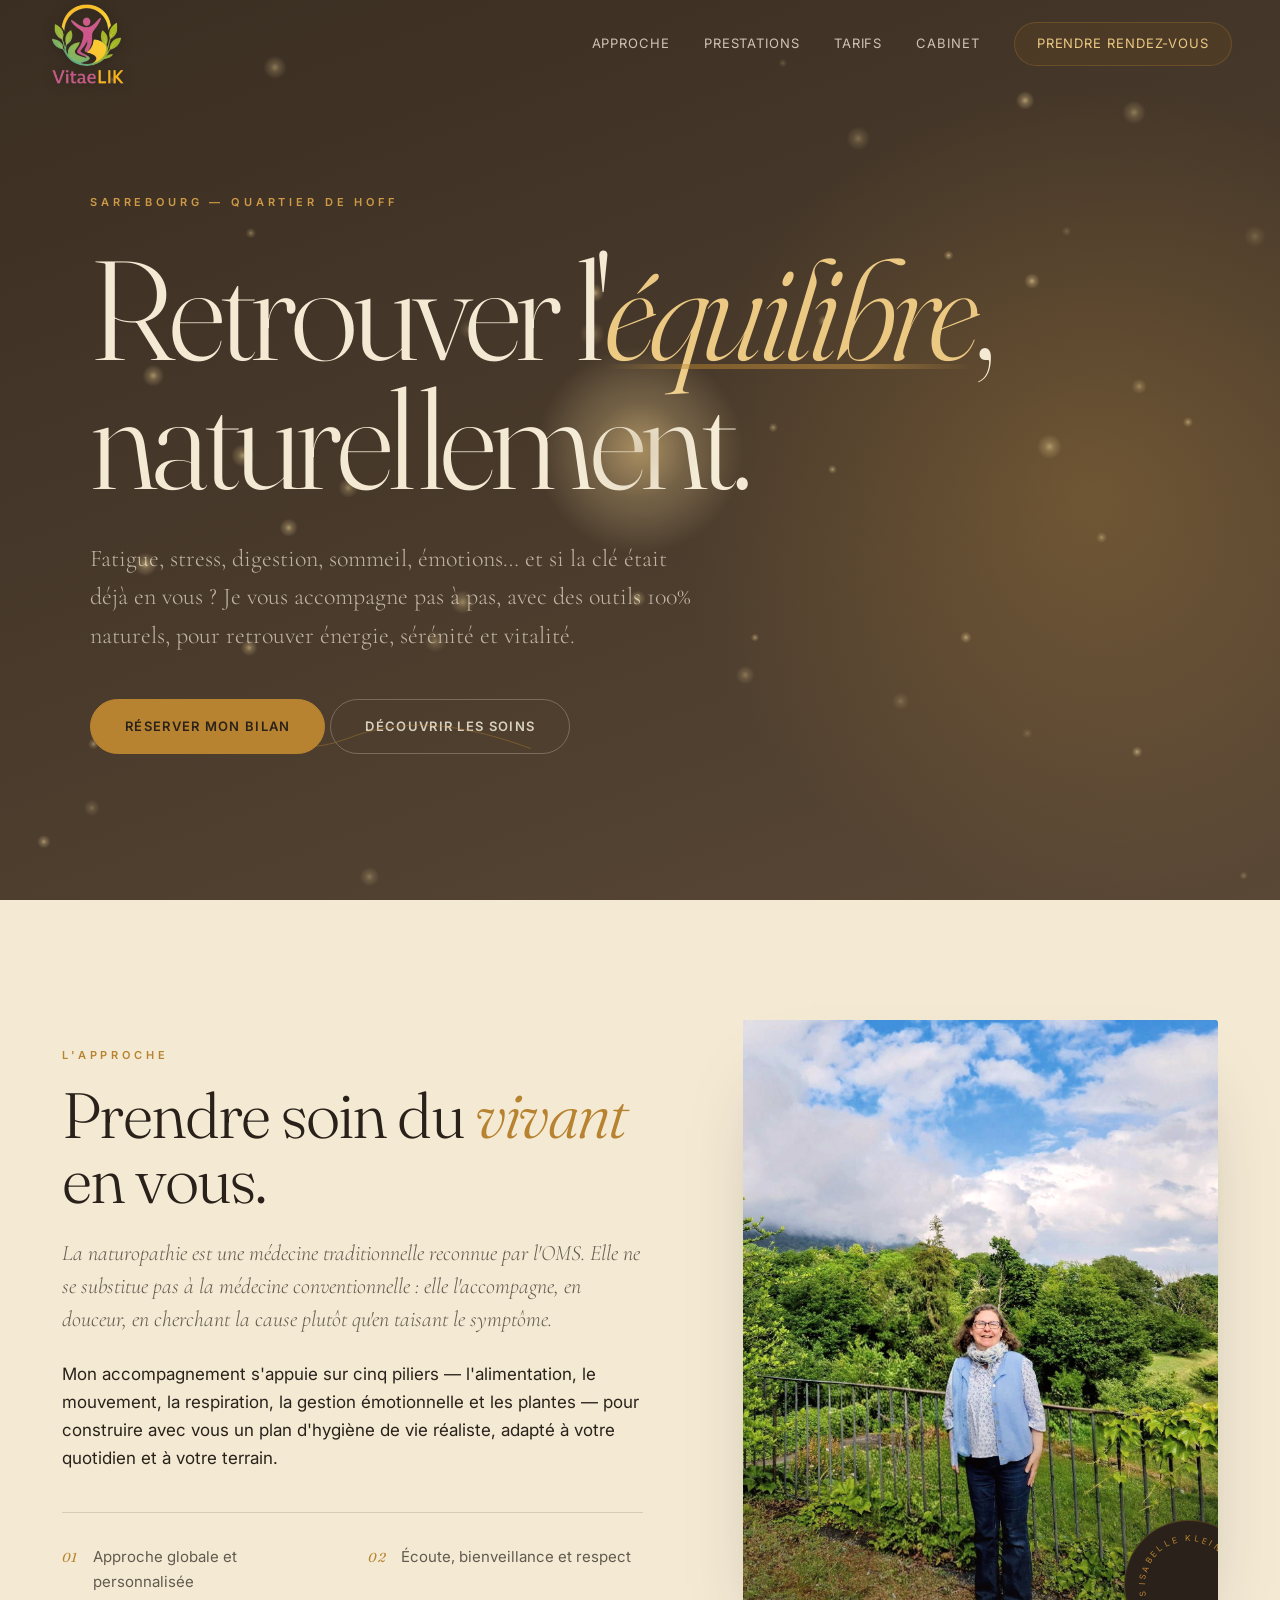
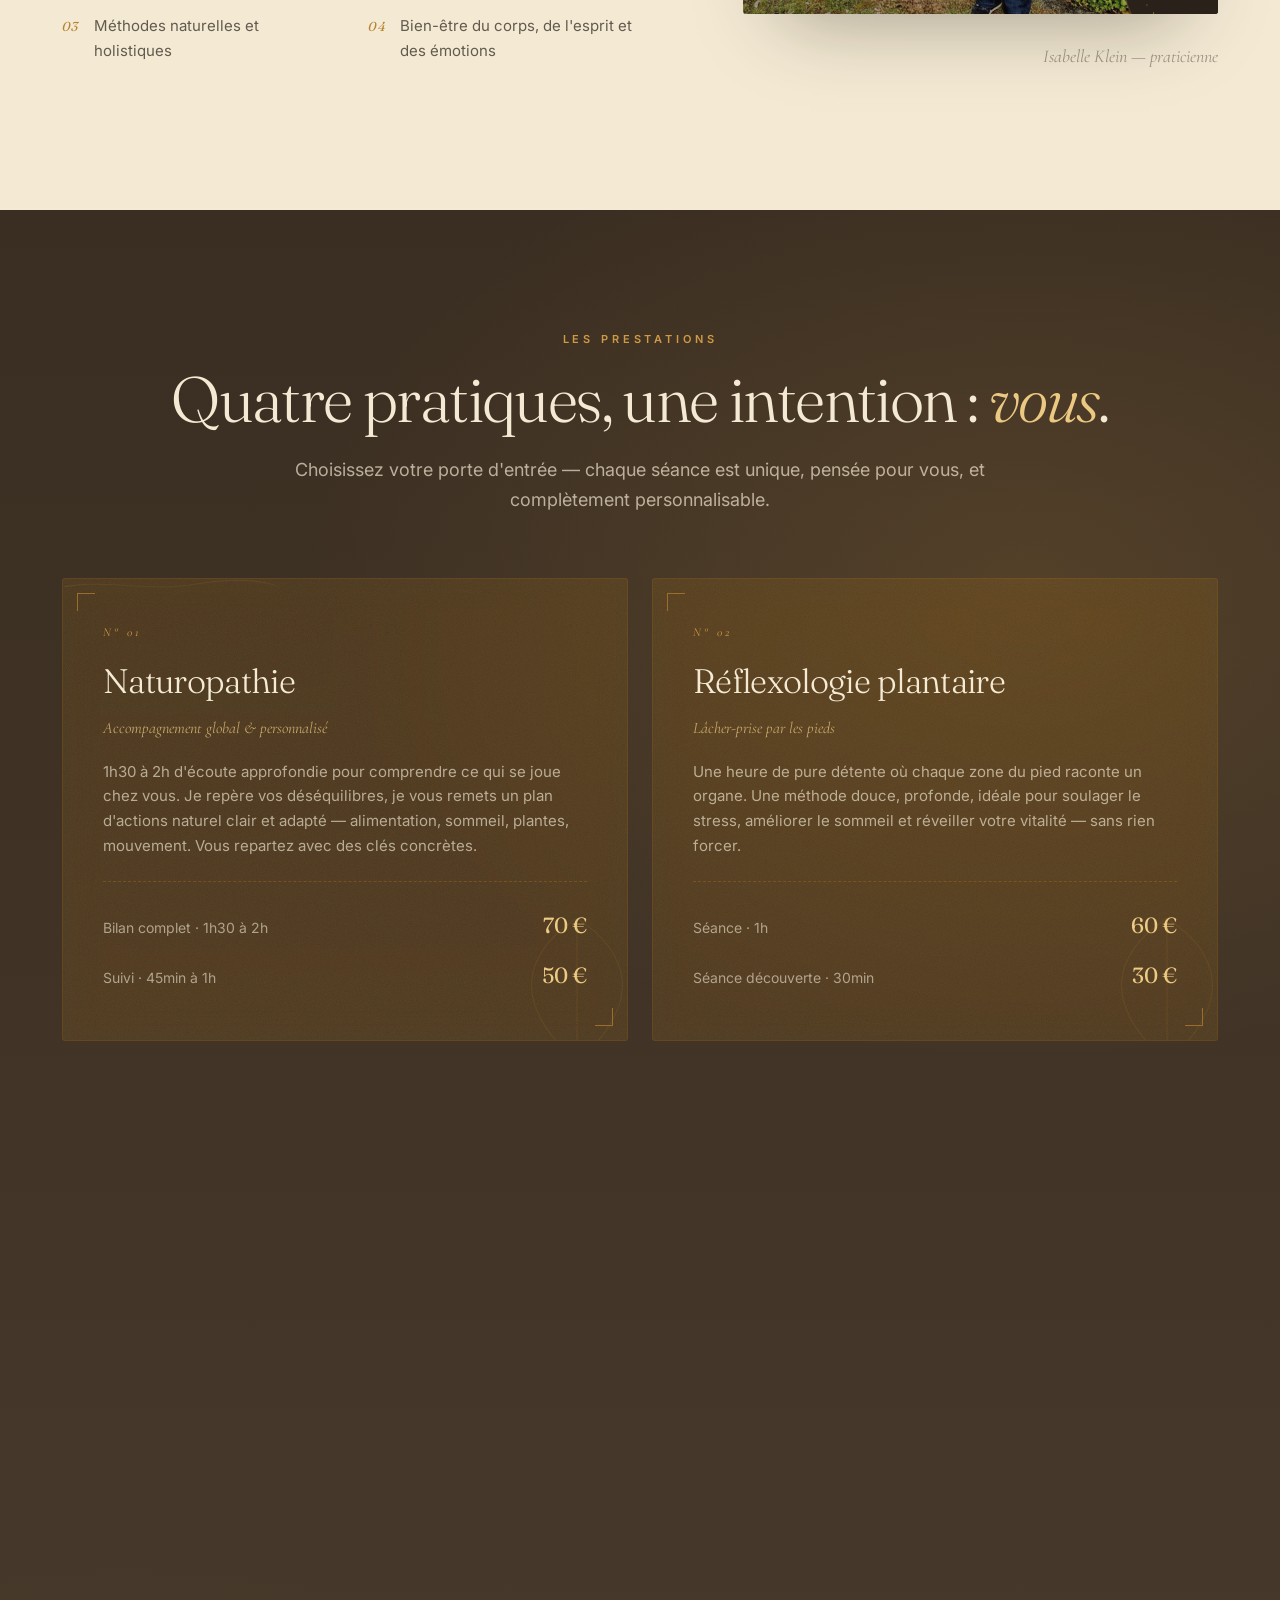
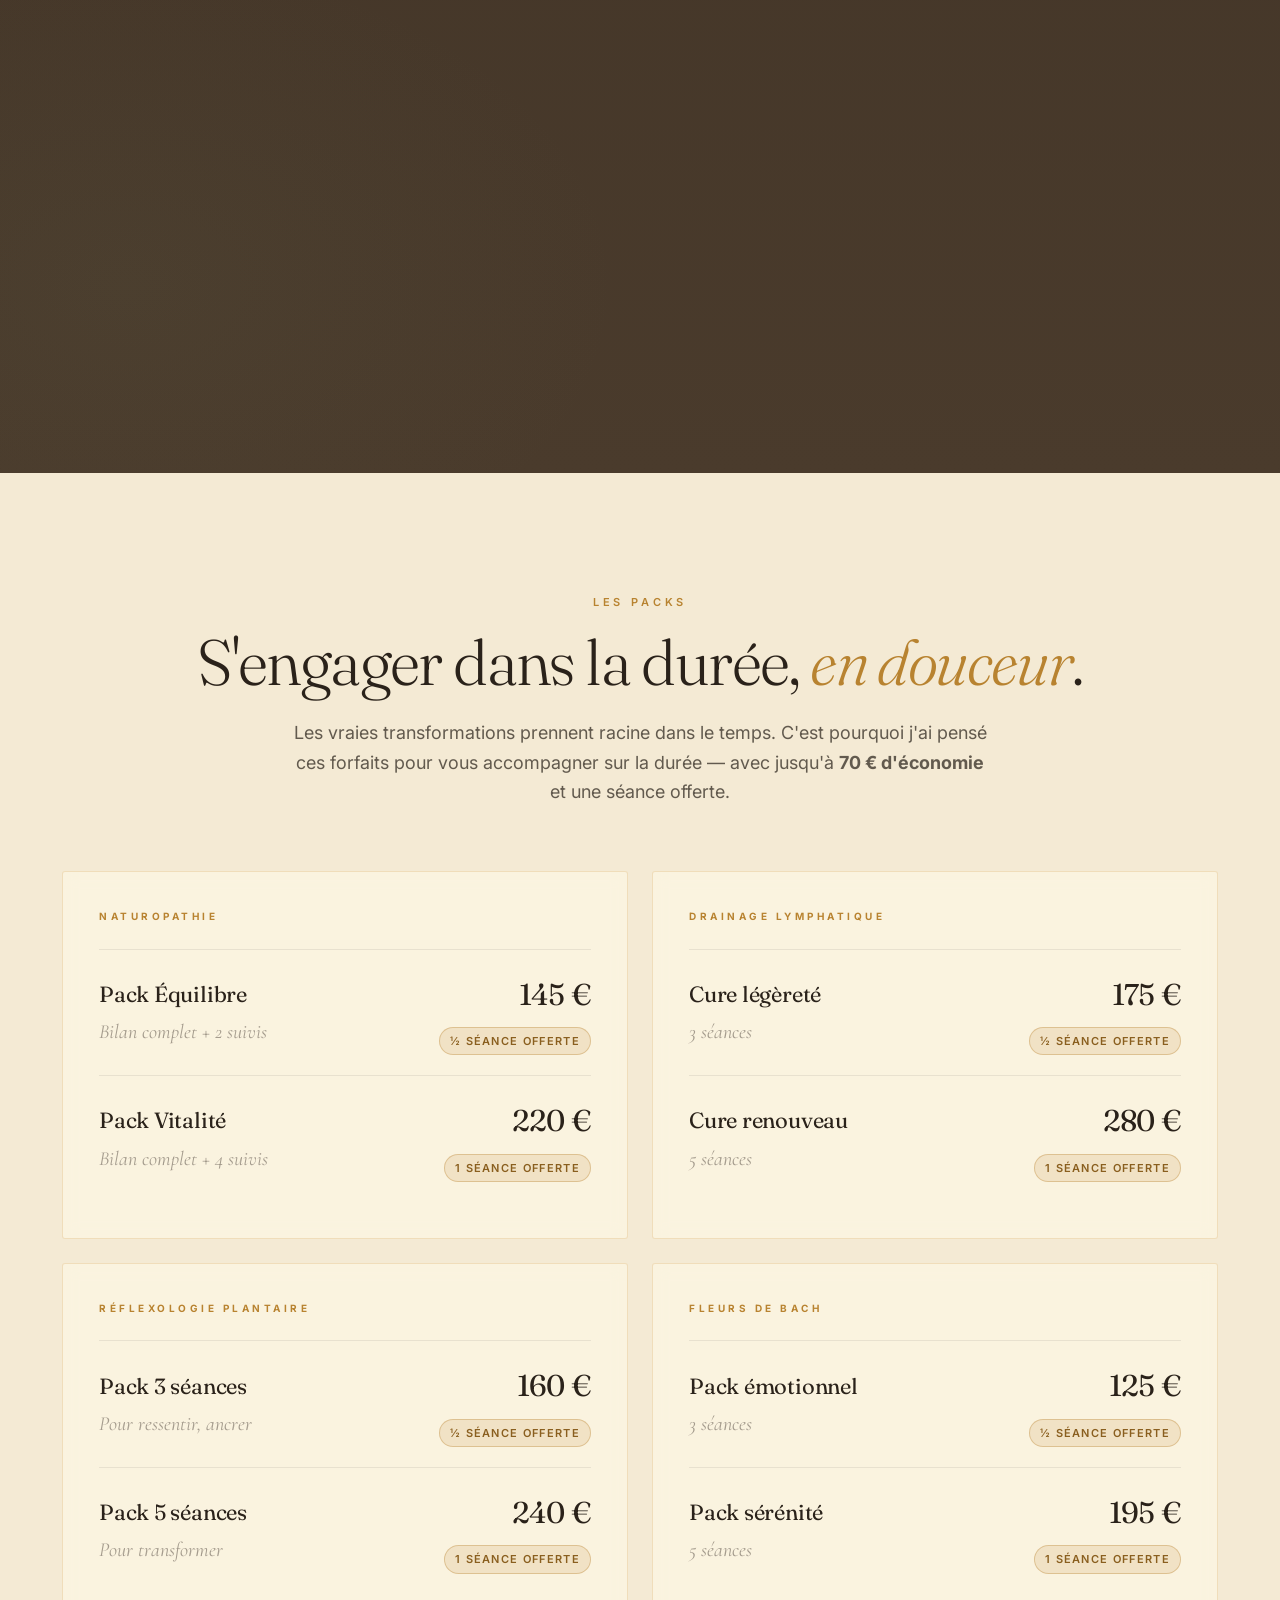
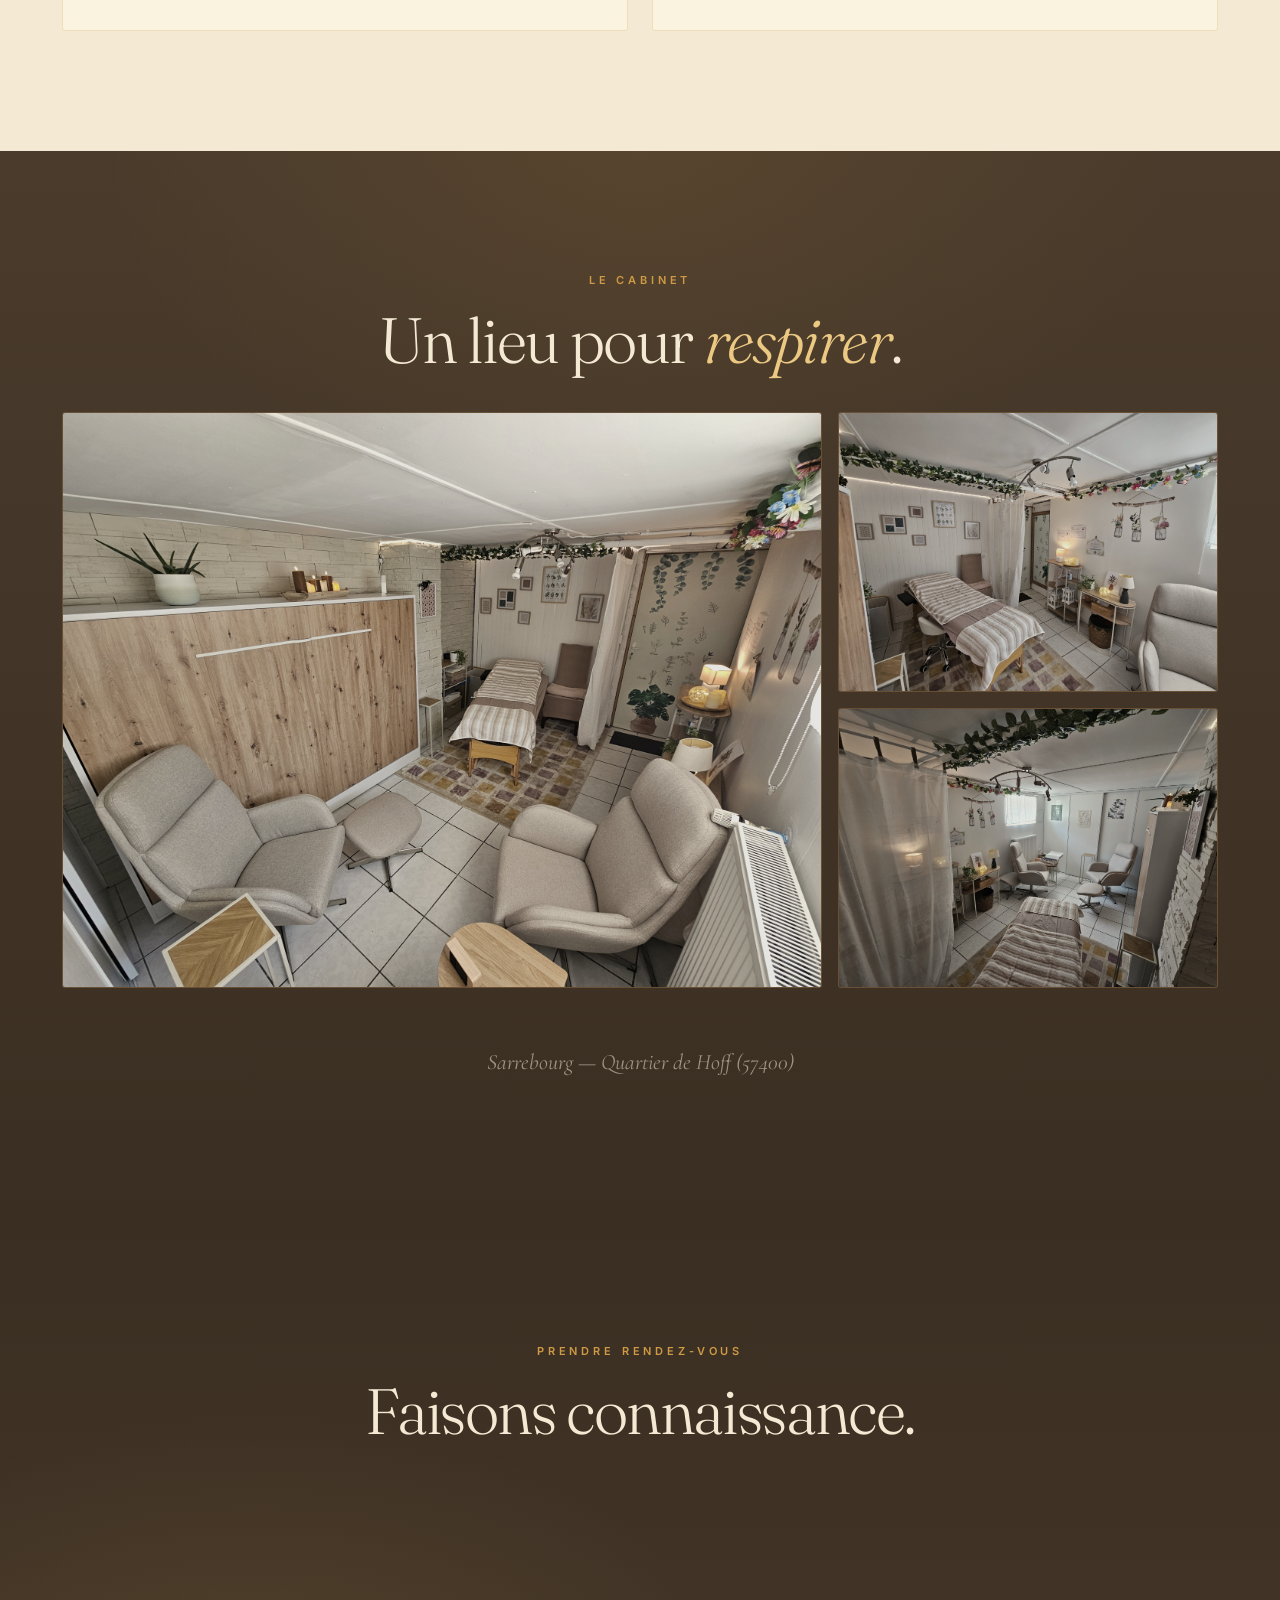
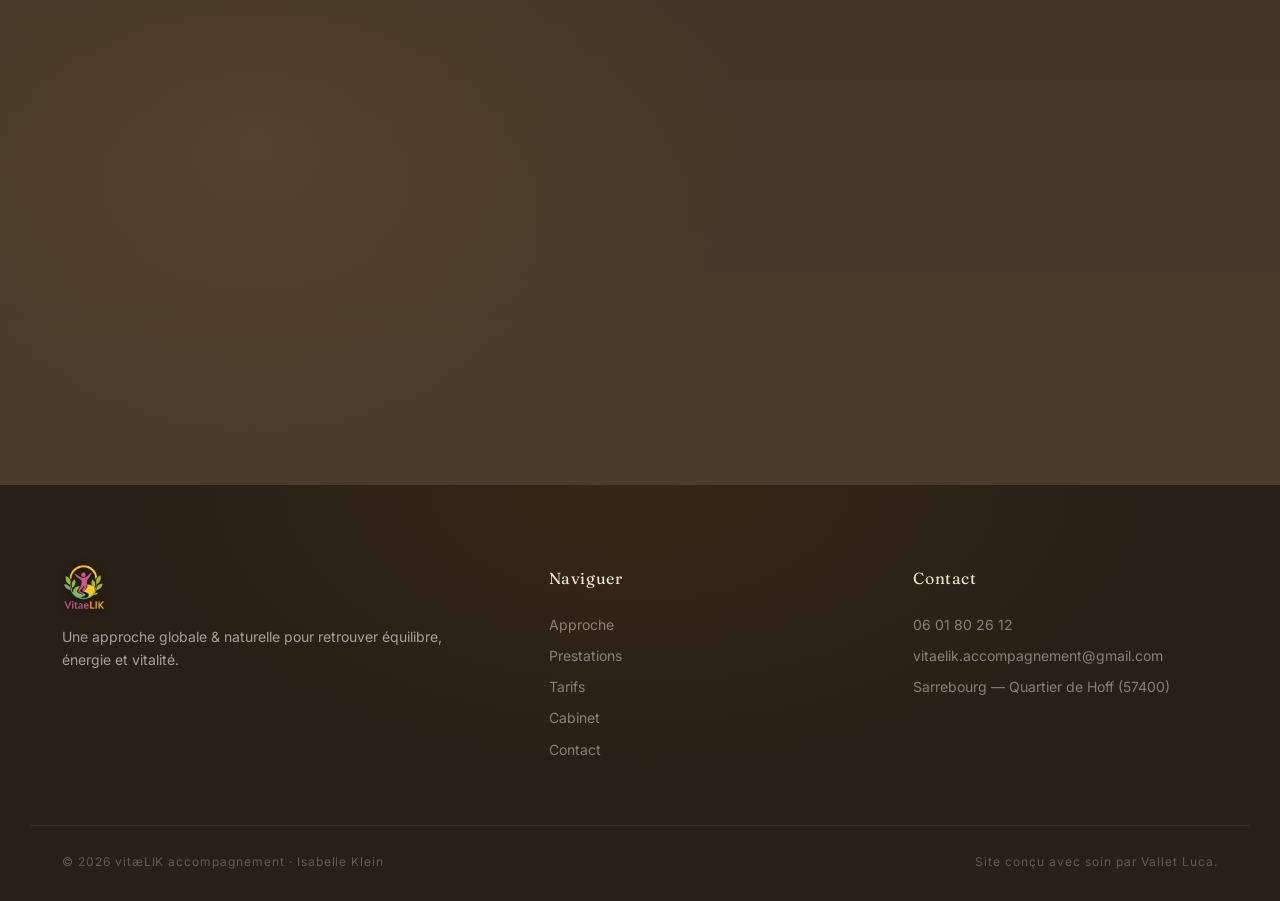
<file: index.html>
<!DOCTYPE html>
<html lang="fr">
<head>
  <meta charset="UTF-8" />
  <meta name="viewport" content="width=device-width, initial-scale=1.0" />
  <title>vitæLIK accompagnement — Isabelle Klein · Naturopathie & bien-être · Sarrebourg</title>
  <meta name="description" content="Naturopathie, réflexologie plantaire, drainage lymphatique et Fleurs de Bach à Sarrebourg. Un accompagnement global et naturel pour retrouver équilibre, énergie et vitalité." />
  <link rel="icon" type="image/png" href="img/logo-vitaelik.png" />
  <link rel="preconnect" href="https://fonts.googleapis.com" />
  <link rel="preconnect" href="https://fonts.gstatic.com" crossorigin />
  <link href="https://fonts.googleapis.com/css2?family=Fraunces:opsz,wght@9..144,300;9..144,400;9..144,500;9..144,600&family=Inter:wght@300;400;500;600&family=Cormorant+Garamond:ital,wght@0,300;0,400;1,300&display=swap" rel="stylesheet" />
  <link rel="stylesheet" href="styles.css" />
</head>
<body>

  <!-- Curseur lumineux qui suit la souris -->
  <div class="cursor-light cursor-light--glow" id="cursorLightGlow" aria-hidden="true"></div>
  <div class="cursor-light cursor-light--shadow" id="cursorLightShadow" aria-hidden="true"></div>

  <!-- Pollen flottant -->
  <canvas class="pollen-canvas" id="pollenCanvas" aria-hidden="true"></canvas>

  <!-- Grain / texture minérale -->
  <div class="grain" aria-hidden="true"></div>

  <!-- Feuilles flottantes en fond -->
  <div class="leaves-bg" aria-hidden="true">
    <svg class="leaf leaf-1" viewBox="0 0 100 100"><path d="M50 5 C 80 25, 95 55, 50 95 C 5 55, 20 25, 50 5 Z M50 5 L50 95" /></svg>
    <svg class="leaf leaf-2" viewBox="0 0 100 100"><path d="M50 5 C 80 25, 95 55, 50 95 C 5 55, 20 25, 50 5 Z M50 5 L50 95" /></svg>
    <svg class="leaf leaf-3" viewBox="0 0 100 100"><path d="M50 5 C 80 25, 95 55, 50 95 C 5 55, 20 25, 50 5 Z M50 5 L50 95" /></svg>
  </div>

  <!-- Header -->
  <header class="site-header">
    <a href="#accueil" class="brand">
      <img src="img/logo-vitaelik.png" alt="VitaeLIK accompagnement" class="brand-logo" />
    </a>
    <nav class="site-nav">
      <a href="#approche">Approche</a>
      <a href="#prestations">Prestations</a>
      <a href="#tarifs">Tarifs</a>
      <a href="#cabinet">Cabinet</a>
      <a href="#contact" class="nav-cta">Prendre rendez-vous</a>
    </nav>
    <button class="nav-burger" id="navBurger" aria-label="Menu">
      <span></span><span></span><span></span>
    </button>
  </header>

  <!-- HERO -->
  <section class="hero" id="accueil">
    <div class="hero-inner">
      <p class="eyebrow reveal">Sarrebourg — Quartier de Hoff</p>
      <h1 class="hero-title">
        <span class="reveal">Retrouver l'</span><em class="reveal delay-1">équilibre</em><span class="reveal delay-2">,</span><br/>
        <span class="reveal delay-3">naturellement.</span>
      </h1>
      <p class="hero-sub reveal delay-4">
        Fatigue, stress, digestion, sommeil, émotions… et si la clé était déjà en vous&nbsp;? Je vous accompagne pas à pas, avec des outils 100% naturels, pour retrouver énergie, sérénité et vitalité.
      </p>
      <div class="hero-cta reveal delay-5">
        <a href="#contact" class="btn btn-primary">Réserver mon bilan</a>
        <a href="#prestations" class="btn btn-ghost">Découvrir les soins</a>
      </div>

      <!-- Trait dessiné main -->
      <svg class="hand-line hand-line-hero" viewBox="0 0 600 80" aria-hidden="true">
        <path d="M5 50 C 100 10, 200 80, 300 40 S 500 20, 595 55" />
      </svg>
    </div>
  </section>

  <!-- APPROCHE -->
  <section class="section approche" id="approche">
    <div class="container two-col">
      <div class="col-text">
        <p class="eyebrow">L'approche</p>
        <h2 class="section-title">Prendre soin du <em>vivant</em> en vous.</h2>
        <p class="lede">
          La naturopathie est une médecine traditionnelle reconnue par l'OMS. Elle ne se substitue pas à la médecine conventionnelle&nbsp;: elle l'accompagne, en douceur, en cherchant la cause plutôt qu'en taisant le symptôme.
        </p>
        <p>
          Mon accompagnement s'appuie sur cinq piliers — l'alimentation, le mouvement, la respiration, la gestion émotionnelle et les plantes — pour construire avec vous un plan d'hygiène de vie réaliste, adapté à votre quotidien et à votre terrain.
        </p>

        <ul class="pillars">
          <li><span>01</span>Approche globale et personnalisée</li>
          <li><span>02</span>Écoute, bienveillance et respect</li>
          <li><span>03</span>Méthodes naturelles et holistiques</li>
          <li><span>04</span>Bien-être du corps, de l'esprit et des émotions</li>
        </ul>
      </div>

      <div class="col-portrait">
        <div class="portrait-frame">
          <img src="img/IsabelleKlein.jpg" alt="Isabelle Klein, naturopathe à Sarrebourg" />
          <div class="portrait-stamp">
            <svg viewBox="0 0 120 120">
              <defs>
                <path id="circlePath" d="M 60,60 m -48,0 a 48,48 0 1,1 96,0 a 48,48 0 1,1 -96,0" />
              </defs>
              <text font-size="9" letter-spacing="3" fill="currentColor">
                <textPath href="#circlePath">ISABELLE KLEIN · PRATICIENNE · vitæK · SARREBOURG · </textPath>
              </text>
            </svg>
          </div>
        </div>
        <p class="portrait-caption">Isabelle Klein — praticienne</p>
      </div>
    </div>
  </section>

  <!-- PRESTATIONS / CARTES REMEDES -->
  <section class="section prestations" id="prestations">
    <div class="container">
      <p class="eyebrow center">Les prestations</p>
      <h2 class="section-title center">Quatre pratiques, une intention&nbsp;: <em>vous</em>.</h2>
      <p class="section-lede center">Choisissez votre porte d'entrée — chaque séance est unique, pensée pour vous, et complètement personnalisable.</p>

      <svg class="hand-line center-line" viewBox="0 0 400 30" aria-hidden="true">
        <path d="M5 18 C 80 4, 160 28, 240 14 S 380 8, 395 20" />
      </svg>

      <div class="remedies">

        <article class="remedy" data-remedy="naturopathie">
          <div class="remedy-corner"></div>
          <div class="remedy-corner br"></div>
          <span class="remedy-no">N° 01</span>
          <h3>Naturopathie</h3>
          <p class="remedy-sub">Accompagnement global &amp; personnalisé</p>
          <p class="remedy-desc">1h30 à 2h d'écoute approfondie pour comprendre ce qui se joue chez vous. Je repère vos déséquilibres, je vous remets un plan d'actions naturel clair et adapté — alimentation, sommeil, plantes, mouvement. Vous repartez avec des clés concrètes.</p>
          <ul class="remedy-list">
            <li><span>Bilan complet · 1h30 à 2h</span><b>70&nbsp;€</b></li>
            <li><span>Suivi · 45min à 1h</span><b>50&nbsp;€</b></li>
          </ul>
          <svg class="remedy-leaf" viewBox="0 0 100 100" aria-hidden="true"><path d="M50 5 C 80 25, 95 55, 50 95 C 5 55, 20 25, 50 5 Z M50 5 L50 95"/></svg>
          <div class="float-leaves" aria-hidden="true">
            <svg viewBox="0 0 100 100"><path d="M50 5 C 80 25, 95 55, 50 95 C 5 55, 20 25, 50 5 Z M50 5 L50 95"/></svg>
            <svg viewBox="0 0 100 100"><path d="M50 5 C 80 25, 95 55, 50 95 C 5 55, 20 25, 50 5 Z M50 5 L50 95"/></svg>
            <svg viewBox="0 0 100 100"><path d="M50 5 C 80 25, 95 55, 50 95 C 5 55, 20 25, 50 5 Z M50 5 L50 95"/></svg>
            <svg viewBox="0 0 100 100"><path d="M50 5 C 80 25, 95 55, 50 95 C 5 55, 20 25, 50 5 Z M50 5 L50 95"/></svg>
            <svg viewBox="0 0 100 100"><path d="M50 5 C 80 25, 95 55, 50 95 C 5 55, 20 25, 50 5 Z M50 5 L50 95"/></svg>
          </div>
        </article>

        <article class="remedy" data-remedy="reflexologie">
          <div class="remedy-corner"></div>
          <div class="remedy-corner br"></div>
          <span class="remedy-no">N° 02</span>
          <h3>Réflexologie plantaire</h3>
          <p class="remedy-sub">Lâcher-prise par les pieds</p>
          <p class="remedy-desc">Une heure de pure détente où chaque zone du pied raconte un organe. Une méthode douce, profonde, idéale pour soulager le stress, améliorer le sommeil et réveiller votre vitalité — sans rien forcer.</p>
          <ul class="remedy-list">
            <li><span>Séance · 1h</span><b>60&nbsp;€</b></li>
            <li><span>Séance découverte · 30min</span><b>30&nbsp;€</b></li>
          </ul>
          <svg class="remedy-leaf" viewBox="0 0 100 100" aria-hidden="true"><path d="M50 5 C 80 25, 95 55, 50 95 C 5 55, 20 25, 50 5 Z M50 5 L50 95"/></svg>
          <div class="float-leaves" aria-hidden="true">
            <svg viewBox="0 0 100 100"><path d="M50 5 C 80 25, 95 55, 50 95 C 5 55, 20 25, 50 5 Z M50 5 L50 95"/></svg>
            <svg viewBox="0 0 100 100"><path d="M50 5 C 80 25, 95 55, 50 95 C 5 55, 20 25, 50 5 Z M50 5 L50 95"/></svg>
            <svg viewBox="0 0 100 100"><path d="M50 5 C 80 25, 95 55, 50 95 C 5 55, 20 25, 50 5 Z M50 5 L50 95"/></svg>
            <svg viewBox="0 0 100 100"><path d="M50 5 C 80 25, 95 55, 50 95 C 5 55, 20 25, 50 5 Z M50 5 L50 95"/></svg>
            <svg viewBox="0 0 100 100"><path d="M50 5 C 80 25, 95 55, 50 95 C 5 55, 20 25, 50 5 Z M50 5 L50 95"/></svg>
          </div>
        </article>

        <article class="remedy" data-remedy="drainage">
          <div class="remedy-corner"></div>
          <div class="remedy-corner br"></div>
          <span class="remedy-no">N° 03</span>
          <h3>Drainage lymphatique</h3>
          <p class="remedy-sub">Légèreté, élimination &amp; bien-être</p>
          <p class="remedy-desc">Technique douce et manuelle qui favorise la circulation lymphatique, réduit les gonflements et procure une sensation profonde de légèreté.</p>
          <ul class="remedy-list">
            <li><span>Séance · 1h</span><b>70&nbsp;€</b></li>
          </ul>
          <svg class="remedy-leaf" viewBox="0 0 100 100" aria-hidden="true"><path d="M50 5 C 80 25, 95 55, 50 95 C 5 55, 20 25, 50 5 Z M50 5 L50 95"/></svg>
          <div class="float-leaves" aria-hidden="true">
            <svg viewBox="0 0 100 100"><path d="M50 5 C 80 25, 95 55, 50 95 C 5 55, 20 25, 50 5 Z M50 5 L50 95"/></svg>
            <svg viewBox="0 0 100 100"><path d="M50 5 C 80 25, 95 55, 50 95 C 5 55, 20 25, 50 5 Z M50 5 L50 95"/></svg>
            <svg viewBox="0 0 100 100"><path d="M50 5 C 80 25, 95 55, 50 95 C 5 55, 20 25, 50 5 Z M50 5 L50 95"/></svg>
            <svg viewBox="0 0 100 100"><path d="M50 5 C 80 25, 95 55, 50 95 C 5 55, 20 25, 50 5 Z M50 5 L50 95"/></svg>
            <svg viewBox="0 0 100 100"><path d="M50 5 C 80 25, 95 55, 50 95 C 5 55, 20 25, 50 5 Z M50 5 L50 95"/></svg>
          </div>
        </article>

        <article class="remedy" data-remedy="bach">
          <div class="remedy-corner"></div>
          <div class="remedy-corner br"></div>
          <span class="remedy-no">N° 04</span>
          <h3>Fleurs de Bach</h3>
          <p class="remedy-sub">Vos émotions en harmonies</p>
          <p class="remedy-desc">38 fleurs, 38 états d'âme. Ensemble, on compose votre élixir floral sur-mesure pour traverser une épreuve, calmer une anxiété, retrouver confiance. Une méthode douce, naturelle, plus que centenaire — toujours aussi précieuse.</p>
          <ul class="remedy-list">
            <li><span>Consultation</span><b>60&nbsp;€</b></li>
            <li><span>Suivi</span><b>45&nbsp;€</b></li>
          </ul>
          <svg class="remedy-leaf" viewBox="0 0 100 100" aria-hidden="true"><path d="M50 5 C 80 25, 95 55, 50 95 C 5 55, 20 25, 50 5 Z M50 5 L50 95"/></svg>
          <div class="float-leaves" aria-hidden="true">
            <svg viewBox="0 0 100 100"><path d="M50 5 C 80 25, 95 55, 50 95 C 5 55, 20 25, 50 5 Z M50 5 L50 95"/></svg>
            <svg viewBox="0 0 100 100"><path d="M50 5 C 80 25, 95 55, 50 95 C 5 55, 20 25, 50 5 Z M50 5 L50 95"/></svg>
            <svg viewBox="0 0 100 100"><path d="M50 5 C 80 25, 95 55, 50 95 C 5 55, 20 25, 50 5 Z M50 5 L50 95"/></svg>
            <svg viewBox="0 0 100 100"><path d="M50 5 C 80 25, 95 55, 50 95 C 5 55, 20 25, 50 5 Z M50 5 L50 95"/></svg>
            <svg viewBox="0 0 100 100"><path d="M50 5 C 80 25, 95 55, 50 95 C 5 55, 20 25, 50 5 Z M50 5 L50 95"/></svg>
          </div>
        </article>

      </div>

      <div class="ateliers">
        <div class="ateliers-text">
          <p class="eyebrow">Ateliers &amp; entreprises</p>
          <h3>Le bien-être, ensemble.</h3>
          <p>Une autre façon d'aborder la santé naturelle&nbsp;: en groupe, en équipe, autour d'un thème à chaque fois différent. Sommeil, stress, alimentation, émotions… et des interventions sur-mesure pour les entreprises qui prennent soin de leurs équipes.</p>
        </div>
        <ul class="ateliers-list">
          <li><span>Atelier découverte · 1h</span><b>20&nbsp;€</b></li>
          <li><span>Atelier thématique · 2h</span><b>30 à 35&nbsp;€</b></li>
          <li><span>Intervention en entreprise</span><b>Sur devis</b></li>
        </ul>
      </div>
    </div>
  </section>

  <!-- TARIFS / PACKS -->
  <section class="section tarifs" id="tarifs">
    <div class="container">
      <p class="eyebrow center">Les packs</p>
      <h2 class="section-title center">S'engager dans la durée, <em>en douceur</em>.</h2>
      <p class="section-lede center">
        Les vraies transformations prennent racine dans le temps. C'est pourquoi j'ai pensé ces forfaits pour vous accompagner sur la durée — avec jusqu'à <b>70&nbsp;€ d'économie</b> et une séance offerte.
      </p>

      <div class="packs">
        <div class="pack">
          <p class="pack-cat">Naturopathie</p>
          <div class="pack-line">
            <div>
              <h4>Pack Équilibre</h4>
              <span>Bilan complet + 2 suivis</span>
            </div>
            <div class="pack-price"><b>145&nbsp;€</b><em>½ séance offerte</em></div>
          </div>
          <div class="pack-line">
            <div>
              <h4>Pack Vitalité</h4>
              <span>Bilan complet + 4 suivis</span>
            </div>
            <div class="pack-price"><b>220&nbsp;€</b><em>1 séance offerte</em></div>
          </div>
        </div>

        <div class="pack">
          <p class="pack-cat">Drainage lymphatique</p>
          <div class="pack-line">
            <div>
              <h4>Cure légèreté</h4>
              <span>3 séances</span>
            </div>
            <div class="pack-price"><b>175&nbsp;€</b><em>½ séance offerte</em></div>
          </div>
          <div class="pack-line">
            <div>
              <h4>Cure renouveau</h4>
              <span>5 séances</span>
            </div>
            <div class="pack-price"><b>280&nbsp;€</b><em>1 séance offerte</em></div>
          </div>
        </div>

        <div class="pack">
          <p class="pack-cat">Réflexologie plantaire</p>
          <div class="pack-line">
            <div>
              <h4>Pack 3 séances</h4>
              <span>Pour ressentir, ancrer</span>
            </div>
            <div class="pack-price"><b>160&nbsp;€</b><em>½ séance offerte</em></div>
          </div>
          <div class="pack-line">
            <div>
              <h4>Pack 5 séances</h4>
              <span>Pour transformer</span>
            </div>
            <div class="pack-price"><b>240&nbsp;€</b><em>1 séance offerte</em></div>
          </div>
        </div>

        <div class="pack">
          <p class="pack-cat">Fleurs de Bach</p>
          <div class="pack-line">
            <div>
              <h4>Pack émotionnel</h4>
              <span>3 séances</span>
            </div>
            <div class="pack-price"><b>125&nbsp;€</b><em>½ séance offerte</em></div>
          </div>
          <div class="pack-line">
            <div>
              <h4>Pack sérénité</h4>
              <span>5 séances</span>
            </div>
            <div class="pack-price"><b>195&nbsp;€</b><em>1 séance offerte</em></div>
          </div>
        </div>
      </div>
    </div>
  </section>

  <!-- CABINET -->
  <section class="section cabinet" id="cabinet">
    <div class="container">
      <p class="eyebrow center">Le cabinet</p>
      <h2 class="section-title center">Un lieu pour <em>respirer</em>.</h2>

      <div class="gallery">
        <figure class="gallery-item gi-1">
          <img src="img/Bureau1.jpg" alt="Le cabinet vitæK — espace d'accueil" loading="lazy" />
        </figure>
        <figure class="gallery-item gi-2">
          <img src="img/Bureau2.jpg" alt="Le cabinet vitæIK — espace de consultation" loading="lazy" />
        </figure>
        <figure class="gallery-item gi-3">
          <img src="img/Bureau3.jpg" alt="Le cabinet vitæLIK — détail" loading="lazy" />
        </figure>
      </div>

      <p class="cabinet-address">
        Sarrebourg — Quartier de Hoff (57400)
      </p>
    </div>
  </section>

  <!-- CONTACT -->
  <section class="section contact" id="contact">
    <div class="container">
      <p class="eyebrow center">Prendre rendez-vous</p>
      <h2 class="section-title center">Faisons connaissance.</h2>
      <p class="section-lede center">
        Un doute, une question, une envie d'avancer&nbsp;? Le premier pas est souvent le plus simple. Je vous réponds personnellement, sans engagement. La prise de rendez-vous se fait uniquement par téléphone.
      </p>

      <div class="contact-cards">
        <a class="contact-card" href="tel:+33601802612">
          <span class="cc-label">par téléphone</span>
          <span class="cc-value">06 01 80 26 12</span>
          <span class="cc-arrow">→</span>
        </a>
        <a class="contact-card" href="mailto:vitaelik.accompagnement@gmail.com">
          <span class="cc-label">par e-mail</span>
          <span class="cc-value">vitaelik.accompagnement@gmail.com</span>
          <span class="cc-arrow">→</span>
        </a>
        <a class="contact-card" href="https://maps.google.com/?q=Sarrebourg+Hoff+57400" target="_blank" rel="noopener">
          <span class="cc-label">au cabinet</span>
          <span class="cc-value">Sarrebourg — Quartier de Hoff (57400)</span>
          <span class="cc-arrow">→</span>
        </a>
      </div>

      <p class="disclaimer">
        Les soins proposés ne remplacent en aucun cas un avis ou un traitement médical. Ils s'inscrivent dans une démarche de bien-être et de prévention.
      </p>
    </div>
  </section>

  <footer class="site-footer">
    <div class="container footer-grid">
      <div>
        <img src="img/logo-vitaelik.png" alt="VitaeLIK" class="footer-logo" />
        <p>Une approche globale &amp; naturelle pour retrouver équilibre, énergie et vitalité.</p>
      </div>
      <div>
        <h5>Naviguer</h5>
        <a href="#approche">Approche</a>
        <a href="#prestations">Prestations</a>
        <a href="#tarifs">Tarifs</a>
        <a href="#cabinet">Cabinet</a>
        <a href="#contact">Contact</a>
      </div>
      <div>
        <h5>Contact</h5>
        <a href="tel:+33601802612">06 01 80 26 12</a>
        <a href="mailto:vitaelik.accompagnement@gmail.com">vitaelik.accompagnement@gmail.com</a>
        <span>Sarrebourg — Quartier de Hoff (57400)</span>
      </div>
    </div>
    <div class="footer-bottom">
      <span>© <span id="year"></span> vitæLIK accompagnement · Isabelle Klein</span>
      <span>Site conçu avec soin par Vallet Luca.</span>
    </div>
  </footer>

  <script src="script.js"></script>
</body>
</html>
</file>
<file: styles.css>
/* =========================================================
   vitæLIK — site vitrine
   Thème : verre ambré · typographie éditoriale · noir cassé + crème
   ========================================================= */

:root {
  /* Encre douce — brun chaud, pas noir pur */
  --ink:       #2a221a;
  --ink-70:    rgba(42, 34, 26, .72);
  --ink-40:    rgba(42, 34, 26, .42);
  --ink-15:    rgba(42, 34, 26, .15);

  /* Crèmes / sable chaud */
  --cream:     #f4ead4;
  --cream-2:   #ecdfc1;
  --cream-3:   #e0cfa6;
  --sand:      #d9c7a0;

  /* Ambre adouci — plus miel que vif */
  --amber:        #b88330;
  --amber-rich:   #cf9a45;
  --amber-pale:   #ecc983;
  --amber-deep:   #8a5f1f;
  --amber-border: rgba(184, 131, 48, .28);
  --amber-glass:  rgba(184, 131, 48, .08);

  /* Taupe profond chaud — alternative au noir */
  --taupe:        #3a2e22;
  --taupe-2:      #4a3b2c;
  --taupe-3:      #5a4836;

  /* Mousse, très discrète */
  --moss:         #6e7a5b;
  --moss-pale:    #aab39a;

  --bg: var(--cream);
  --muted: rgba(42, 34, 26, .55);

  --serif:      'Fraunces', 'Cormorant Garamond', Georgia, serif;
  --serif-soft: 'Cormorant Garamond', Georgia, serif;
  --sans:       'Inter', system-ui, -apple-system, sans-serif;

  --container: 1220px;
  --ease: cubic-bezier(.22,.61,.36,1);
}

* { box-sizing: border-box; }
html { scroll-behavior: smooth; }
body {
  margin: 0;
  font-family: var(--sans);
  color: var(--ink);
  background: var(--bg);
  font-size: 17px;
  line-height: 1.65;
  overflow-x: hidden;
  position: relative;
}

img { max-width: 100%; display: block; }
a { color: inherit; text-decoration: none; }

::selection { background: var(--amber-pale); color: var(--ink); }

/* ---------- Fond crème chaud ---------- */
body::before {
  content: '';
  position: fixed; inset: 0;
  background:
    radial-gradient(1100px 700px at 85% 5%, rgba(207, 154, 69, .14) 0%, transparent 60%),
    radial-gradient(900px 600px at 5% 95%, rgba(110, 122, 91, .08) 0%, transparent 55%),
    linear-gradient(180deg, #f4ead4 0%, #e8d9b4 100%);
  z-index: -3;
}

/* Texture grain SVG */
.grain {
  position: fixed; inset: 0;
  pointer-events: none;
  z-index: -2;
  opacity: .35;
  mix-blend-mode: multiply;
  background-image: url("data:image/svg+xml;utf8,<svg xmlns='http://www.w3.org/2000/svg' width='240' height='240'><filter id='n'><feTurbulence type='fractalNoise' baseFrequency='0.85' numOctaves='2' stitchTiles='stitch'/><feColorMatrix values='0 0 0 0 0.42  0 0 0 0 0.30  0 0 0 0 0.15  0 0 0 0.45 0'/></filter><rect width='100%25' height='100%25' filter='url(%23n)'/></svg>");
}

/* ---------- Pollen flottant (canvas) ---------- */
.pollen-canvas {
  position: fixed;
  inset: 0;
  width: 100%;
  height: 100%;
  pointer-events: none;
  z-index: 1;
  mix-blend-mode: screen;
  opacity: .85;
}
@media (prefers-reduced-motion: reduce) { .pollen-canvas { display: none; } }

/* Lumière mielée qui suit la souris */
.cursor-light {
  position: fixed;
  top: 0; left: 0;
  pointer-events: none;
  transform: translate(-50%, -50%);
  will-change: transform;
  border-radius: 50%;
}
/* Sur fonds sombres (taupe) : screen ajoute une lueur dorée chaude */
.cursor-light--glow {
  width: 225px; height: 225px;
  background: radial-gradient(circle at center,
    rgba(236, 201, 131, .70) 0%,
    rgba(236, 201, 131, .28) 30%,
    rgba(236, 201, 131, 0) 65%);
  mix-blend-mode: screen;
  z-index: 2;
}
/* Sur fonds clairs (crème) : multiply assombrit subtilement — visible */
.cursor-light--shadow {
  width: 150px; height: 150px;
  background: radial-gradient(circle at center,
    rgba(110, 70, 15, .22) 0%,
    rgba(110, 70, 15, .08) 38%,
    rgba(110, 70, 15, 0) 62%);
  mix-blend-mode: multiply;
  z-index: 2;
}
@media (hover: none) { .cursor-light { display: none; } }

/* Feuilles de fond animées */
.leaves-bg {
  position: fixed; inset: 0;
  pointer-events: none;
  z-index: -1;
  overflow: hidden;
}
.leaves-bg .leaf {
  position: absolute;
  fill: none;
  stroke: var(--moss);
  stroke-width: .8;
  opacity: .14;
}
.leaf path { stroke-linecap: round; }
.leaf-1 { width: 320px; height: 320px; top: 8%; left: -80px; transform: rotate(-25deg); animation: drift 22s ease-in-out infinite; }
.leaf-2 { width: 260px; height: 260px; top: 55%; right: -60px; transform: rotate(35deg); animation: drift 28s ease-in-out infinite reverse; }
.leaf-3 { width: 200px; height: 200px; bottom: 5%; left: 30%; transform: rotate(15deg); animation: drift 26s ease-in-out infinite 4s; }

@keyframes drift {
  0%, 100% { transform: translate(0, 0) rotate(var(--r, 0deg)); }
  50% { transform: translate(20px, -30px) rotate(calc(var(--r, 0deg) + 8deg)); }
}

/* ---------- Header ---------- */
.site-header {
  position: fixed;
  top: 0; left: 0; right: 0;
  z-index: 100;
  display: flex;
  align-items: center;
  justify-content: space-between;
  padding: 4px 48px;
  transition: background .4s var(--ease), backdrop-filter .4s var(--ease), padding .3s var(--ease), border-color .4s var(--ease);
  border-bottom: 1px solid transparent;
}
.site-header.scrolled {
  background: rgba(58, 46, 34, .88);
  backdrop-filter: blur(18px) saturate(120%);
  -webkit-backdrop-filter: blur(18px) saturate(120%);
  border-bottom: 1px solid rgba(184, 131, 48, .22);
  padding: 3px 48px;
}
.brand-logo {
  height: 80px; width: auto;
  transition: height .3s var(--ease);
  filter: drop-shadow(0 1px 6px rgba(0,0,0,.25));
}
.site-header.scrolled .brand-logo { height: 56px; }

/* On hero (dark bg) logo always white; on scroll header too */
.site-nav { display: flex; align-items: center; gap: 34px; }
.site-nav a {
  font-size: 13px;
  letter-spacing: .07em;
  text-transform: uppercase;
  color: rgba(253, 246, 227, .75);
  position: relative;
  padding: 6px 0;
  transition: color .25s var(--ease);
}
.site-nav a::after {
  content: ''; position: absolute; left: 0; right: 100%; bottom: 0;
  height: 1px; background: var(--amber-rich);
  transition: right .35s var(--ease);
}
@media (hover: hover) {
  .site-nav a:hover { color: var(--cream); }
  .site-nav a:hover::after { right: 0; }
}

.nav-cta {
  border: 1px solid var(--amber-border) !important;
  color: var(--amber-pale) !important;
  padding: 10px 22px !important;
  border-radius: 100px;
  transition: all .3s var(--ease) !important;
  background: rgba(192, 125, 26, .08) !important;
}
.nav-cta::after { display: none; }
.nav-cta:hover {
  background: var(--amber) !important;
  color: var(--ink) !important;
  border-color: var(--amber) !important;
}

.nav-burger { display: none; }

/* ---------- Sections ---------- */
.container { max-width: var(--container); margin: 0 auto; padding: 0 32px; }

.section { padding: 120px 0; position: relative; }

/* Sections alternées douces */
.approche { background: transparent; }
.prestations {
  background: linear-gradient(180deg, var(--taupe) 0%, var(--taupe-2) 100%);
  position: relative;
  overflow: hidden;
}
.prestations::before {
  content: '';
  position: absolute; inset: 0;
  background:
    radial-gradient(1200px 800px at 80% 20%, rgba(207, 154, 69, .15) 0%, transparent 60%),
    radial-gradient(900px 600px at 10% 90%, rgba(110, 122, 91, .08) 0%, transparent 55%);
  pointer-events: none;
}
.tarifs { background: transparent; }
.cabinet {
  background: linear-gradient(180deg, var(--taupe-2) 0%, var(--taupe) 100%);
  overflow: hidden;
  position: relative;
}
.cabinet::before {
  content: '';
  position: absolute; inset: 0;
  background: radial-gradient(900px 600px at 50% 0%, rgba(207, 154, 69, .10) 0%, transparent 60%);
  pointer-events: none;
}
.contact {
  background: linear-gradient(180deg, var(--taupe) 0%, var(--taupe-2) 100%);
  overflow: hidden;
}
.contact::before {
  content: '';
  position: absolute; inset: 0;
  background: radial-gradient(900px 600px at 20% 60%, rgba(207, 154, 69, .12) 0%, transparent 55%);
  pointer-events: none;
}

/* Couleurs des textes selon contexte */
.prestations .eyebrow,
.cabinet .eyebrow,
.contact .eyebrow { color: var(--amber-rich); }

.prestations .section-title,
.cabinet .section-title,
.contact .section-title { color: var(--cream); }

.prestations .section-title em,
.cabinet .section-title em,
.contact .section-title em { color: var(--amber-pale); }

.prestations .section-lede,
.cabinet .section-lede,
.contact .section-lede { color: rgba(244, 234, 212, .68); }

.eyebrow {
  font-family: var(--sans);
  font-size: 11px;
  letter-spacing: .35em;
  text-transform: uppercase;
  color: var(--amber);
  margin: 0 0 18px;
  font-weight: 600;
}
.eyebrow.center { text-align: center; }

.section-title {
  font-family: var(--serif);
  font-weight: 300;
  font-size: clamp(36px, 5vw, 68px);
  line-height: 1.02;
  letter-spacing: -.025em;
  color: var(--ink);
  margin: 0 0 24px;
}
.section-title em {
  font-style: italic;
  color: var(--amber);
  font-weight: 300;
}
.section-title.center { text-align: center; }

.section-lede {
  max-width: 700px;
  font-size: 18px;
  color: var(--ink-70);
  margin: 0 auto 64px;
}
.section-lede.center { text-align: center; }

.lede {
  font-family: var(--serif-soft);
  font-size: 22px;
  font-style: italic;
  font-weight: 300;
  line-height: 1.5;
  color: var(--ink-70);
  margin: 0 0 24px;
}

/* ---------- HERO — dégradé taupe chaud vers crème ---------- */
.hero {
  min-height: 100vh;
  display: flex;
  align-items: center;
  padding: 140px 48px 100px;
  position: relative;
  background: linear-gradient(160deg, var(--taupe) 0%, var(--taupe-2) 55%, var(--taupe-3) 100%);
  overflow: hidden;
}

/* Halo mielé derrière le titre */
.hero::after {
  content: '';
  position: absolute;
  top: 5%; left: 50%;
  width: 900px; height: 900px;
  background: radial-gradient(circle, rgba(207, 154, 69, .26) 0%, rgba(207, 154, 69, 0) 65%);
  pointer-events: none;
  z-index: 0;
}

.hero-inner {
  max-width: 1100px;
  margin: 0 auto;
  width: 100%;
  position: relative;
  z-index: 1;
}

.hero .eyebrow { color: var(--amber-rich); }

.hero-title {
  font-family: var(--serif);
  font-weight: 300;
  font-size: clamp(60px, 11vw, 150px);
  line-height: .92;
  letter-spacing: -.04em;
  margin: 16px 0 36px;
  color: var(--cream);
}
.hero-title em {
  font-style: italic;
  color: var(--amber-pale);
  position: relative;
}
.hero-title em::after {
  content: '';
  position: absolute;
  left: 0; right: 0; bottom: 4%;
  height: 5px;
  background: linear-gradient(90deg, transparent, var(--amber) 25%, var(--amber-rich) 70%, transparent);
  opacity: .5;
  transform-origin: left;
  animation: underline 1.6s var(--ease) .9s both;
}
@keyframes underline { from { transform: scaleX(0); } to { transform: scaleX(1); } }

.hero-sub {
  font-family: var(--serif-soft);
  font-size: clamp(18px, 2vw, 24px);
  font-weight: 300;
  max-width: 620px;
  color: rgba(253, 246, 227, .65);
  line-height: 1.6;
  margin: 0 0 44px;
}

.hero-cta { display: flex; flex-direction: row; flex-wrap: nowrap; align-items: center; gap: 20px; }

.btn {
  display: inline-flex;
  align-items: center;
  justify-content: center;
  gap: 8px;
  padding: 16px 34px;
  font-size: 13px;
  letter-spacing: .1em;
  text-transform: uppercase;
  border-radius: 100px;
  transition: all .35s var(--ease);
  cursor: pointer;
  border: 1px solid transparent;
  font-weight: 600;
}
.btn-primary {
  background: var(--amber);
  color: var(--ink);
  border-color: var(--amber);
}
.btn-primary:hover {
  background: var(--amber-rich);
  border-color: var(--amber-rich);
  transform: translateY(-2px);
  box-shadow: 0 20px 40px -18px rgba(192, 125, 26, .55);
}
.btn-ghost {
  background: transparent;
  color: rgba(253, 246, 227, .8);
  border-color: rgba(253, 246, 227, .25);
}
.btn-ghost:hover {
  background: rgba(253, 246, 227, .08);
  border-color: rgba(253, 246, 227, .5);
  color: var(--cream);
}

.hand-line { position: absolute; pointer-events: none; }
.hand-line path {
  fill: none;
  stroke: var(--amber);
  stroke-width: 1.5;
  stroke-linecap: round;
  stroke-dasharray: 1500;
  stroke-dashoffset: 1500;
  opacity: .45;
}
.hand-line.in-view path { animation: draw 2.2s var(--ease) forwards; }
@keyframes draw { to { stroke-dashoffset: 0; } }

.hand-line-hero {
  width: 380px; height: 50px;
  bottom: -10px; left: 6%;
}
.center-line {
  display: block;
  width: 220px; height: 30px;
  margin: -8px auto 56px;
}

.hero-scroll {
  position: absolute;
  bottom: 36px;
  left: 50%;
  transform: translateX(-50%);
  display: flex;
  flex-direction: column;
  align-items: center;
  gap: 12px;
  font-size: 10px;
  letter-spacing: .35em;
  text-transform: uppercase;
  color: rgba(253, 246, 227, .35);
}
.scroll-bar {
  width: 1px; height: 50px;
  background: linear-gradient(180deg, rgba(192, 125, 26, .5), transparent);
  position: relative;
  overflow: hidden;
}
.scroll-bar::after {
  content: '';
  position: absolute;
  top: -20px; left: 0; right: 0;
  height: 20px;
  background: var(--amber-rich);
  animation: scrollDot 2.4s var(--ease) infinite;
}
@keyframes scrollDot { 0% { top: -20px; } 100% { top: 50px; } }

/* ---------- APPROCHE — section crème ---------- */
.two-col {
  display: grid;
  grid-template-columns: 1.1fr .9fr;
  gap: 100px;
  align-items: center;
}

.col-portrait { position: relative; }
.portrait-frame {
  position: relative;
  aspect-ratio: 4 / 5;
  border-radius: 3px;
  overflow: hidden;
  background: var(--cream-3);
  box-shadow: 0 40px 80px -40px rgba(22, 18, 13, .40);
}
.portrait-frame::before {
  content: '';
  position: absolute; inset: 0;
  background: linear-gradient(180deg, transparent 55%, rgba(22, 18, 13, .35));
  z-index: 1;
}
.portrait-frame img { width: 100%; height: 100%; object-fit: cover; transition: transform 1.2s var(--ease); filter: sepia(.12) saturate(.95); }
.col-portrait:hover .portrait-frame img { transform: scale(1.04); }

.portrait-stamp {
  position: absolute;
  bottom: -36px; right: -36px;
  width: 130px; height: 130px;
  background: var(--ink);
  border: 1px solid var(--amber-border);
  border-radius: 50%;
  display: flex;
  align-items: center;
  justify-content: center;
  color: var(--amber);
  animation: rotate 30s linear infinite;
  z-index: 2;
}
.portrait-stamp svg { width: 110px; height: 110px; }
@keyframes rotate { to { transform: rotate(360deg); } }

.portrait-caption {
  font-family: var(--serif-soft);
  font-style: italic;
  font-size: 18px;
  color: var(--ink-40);
  margin-top: 28px;
  text-align: right;
}

.pillars {
  list-style: none;
  padding: 0;
  margin: 40px 0 0;
  display: grid;
  grid-template-columns: 1fr 1fr;
  gap: 20px 32px;
  border-top: 1px solid var(--ink-15);
  padding-top: 32px;
}
.pillars li {
  font-size: 15px;
  color: var(--ink-70);
  display: flex;
  align-items: baseline;
  gap: 14px;
}
.pillars li span {
  font-family: var(--serif);
  font-style: italic;
  font-size: 13px;
  color: var(--amber);
  letter-spacing: .1em;
}

/* ---------- PRESTATIONS / Cartes de remèdes — verre ambré ---------- */
.remedies {
  display: grid;
  grid-template-columns: repeat(2, 1fr);
  gap: 24px;
  margin-top: 24px;
}

.remedy {
  position: relative;
  padding: 44px 40px 40px;
  background: rgba(192, 125, 26, .07);
  border: 1px solid rgba(192, 125, 26, .22);
  border-radius: 3px;
  overflow: hidden;
  backdrop-filter: blur(14px) saturate(130%);
  -webkit-backdrop-filter: blur(14px) saturate(130%);
  transition: transform .5s var(--ease), box-shadow .5s var(--ease), border-color .5s var(--ease), background .5s var(--ease);
  cursor: default;
}
.remedy::before {
  content: '';
  position: absolute; inset: 0;
  background-image: url("data:image/svg+xml;utf8,<svg xmlns='http://www.w3.org/2000/svg' width='200' height='200'><filter id='n'><feTurbulence type='fractalNoise' baseFrequency='1.1' numOctaves='2' stitchTiles='stitch'/><feColorMatrix values='0 0 0 0 0.75  0 0 0 0 0.55  0 0 0 0 0.15  0 0 0 0.25 0'/></filter><rect width='100%25' height='100%25' filter='url(%23n)'/></svg>");
  opacity: .35;
  mix-blend-mode: screen;
  pointer-events: none;
}
.remedy:hover {
  transform: translateY(-8px);
  box-shadow: 0 30px 60px -20px rgba(192, 125, 26, .3), 0 0 0 1px rgba(192, 125, 26, .35);
  background: rgba(192, 125, 26, .12);
  border-color: rgba(192, 125, 26, .45);
}

.remedy-corner {
  position: absolute;
  top: 14px; left: 14px;
  width: 18px; height: 18px;
  border-top: 1px solid var(--amber);
  border-left: 1px solid var(--amber);
  opacity: .7;
}
.remedy-corner.br {
  top: auto; left: auto;
  bottom: 14px; right: 14px;
  border: 0;
  border-bottom: 1px solid var(--amber);
  border-right: 1px solid var(--amber);
  opacity: .7;
}

.remedy-no {
  display: block;
  font-family: var(--serif-soft);
  font-style: italic;
  font-size: 12px;
  letter-spacing: .25em;
  text-transform: uppercase;
  color: var(--amber-rich);
  margin-bottom: 10px;
}
.remedy h3 {
  font-family: var(--serif);
  font-weight: 300;
  font-size: 34px;
  margin: 0 0 6px;
  color: var(--cream);
  letter-spacing: -.02em;
}
.remedy-sub {
  font-family: var(--serif-soft);
  font-style: italic;
  font-size: 16px;
  color: var(--amber-pale);
  opacity: .75;
  margin: 0 0 18px;
}
.remedy-desc {
  font-size: 15px;
  color: rgba(253, 246, 227, .60);
  line-height: 1.65;
  margin: 0 0 22px;
}
.remedy-list {
  list-style: none;
  padding: 18px 0 0;
  margin: 0;
  border-top: 1px dashed rgba(192, 125, 26, .3);
}
.remedy-list li {
  display: flex;
  justify-content: space-between;
  align-items: baseline;
  font-size: 14px;
  padding: 7px 0;
  color: rgba(253, 246, 227, .55);
}
.remedy-list b {
  font-family: var(--serif);
  font-weight: 400;
  font-size: 22px;
  color: var(--amber-pale);
  letter-spacing: -.01em;
}

.remedy-leaf {
  position: absolute;
  right: -30px; bottom: -30px;
  width: 160px; height: 160px;
  fill: none;
  stroke: var(--amber);
  stroke-width: .8;
  opacity: .12;
  transition: transform .9s var(--ease), opacity .5s var(--ease);
  pointer-events: none;
}
.remedy:hover .remedy-leaf {
  transform: rotate(-12deg) translate(-6px, -10px);
  opacity: .32;
}

/* Feuilles flottantes au hover sur les cartes remèdes */
.float-leaves {
  position: absolute;
  inset: 0;
  pointer-events: none;
  overflow: hidden;
  opacity: 0;
  transition: opacity .5s var(--ease);
}
.remedy:hover .float-leaves { opacity: 1; }

.float-leaves svg {
  position: absolute;
  width: 22px; height: 22px;
  fill: none;
  stroke: var(--amber-pale);
  stroke-width: 1;
  opacity: 0;
  animation: floatLeaf 6s ease-in-out infinite;
}
.float-leaves svg:nth-child(1) { left: 12%; bottom: -10px; animation-delay: 0s;   --rot: -20deg; }
.float-leaves svg:nth-child(2) { left: 38%; bottom: -10px; animation-delay: 1.2s; --rot: 14deg;  width: 18px; height: 18px; }
.float-leaves svg:nth-child(3) { left: 64%; bottom: -10px; animation-delay: 2.4s; --rot: -8deg;  width: 26px; height: 26px; }
.float-leaves svg:nth-child(4) { left: 86%; bottom: -10px; animation-delay: 3.6s; --rot: 25deg; }
.float-leaves svg:nth-child(5) { left: 26%; bottom: -10px; animation-delay: 4.8s; --rot: -15deg; width: 16px; height: 16px; }

@keyframes floatLeaf {
  0%   { transform: translateY(0)     rotate(var(--rot, 0deg)); opacity: 0; }
  15%  { opacity: .7; }
  85%  { opacity: .6; }
  100% { transform: translateY(-320px) translateX(20px) rotate(calc(var(--rot, 0deg) + 80deg)); opacity: 0; }
}

/* ---------- ATELIERS ---------- */
.ateliers {
  margin-top: 70px;
  display: grid;
  grid-template-columns: 1fr 1fr;
  gap: 60px;
  align-items: center;
  padding: 56px 56px;
  background: rgba(192, 125, 26, .12);
  border: 1px solid rgba(192, 125, 26, .3);
  backdrop-filter: blur(20px);
  -webkit-backdrop-filter: blur(20px);
  border-radius: 3px;
  position: relative;
  overflow: hidden;
  color: var(--cream);
}
.ateliers::before {
  content: '';
  position: absolute; inset: 0;
  background-image: url("data:image/svg+xml;utf8,<svg xmlns='http://www.w3.org/2000/svg' width='200' height='200'><filter id='n'><feTurbulence type='fractalNoise' baseFrequency='1.4' numOctaves='2' stitchTiles='stitch'/><feColorMatrix values='0 0 0 0 0.80  0 0 0 0 0.55  0 0 0 0 0.10  0 0 0 0.15 0'/></filter><rect width='100%25' height='100%25' filter='url(%23n)'/></svg>");
  pointer-events: none;
  mix-blend-mode: screen;
}
.ateliers-text .eyebrow { color: var(--amber-rich); }
.ateliers-text h3 {
  font-family: var(--serif);
  font-weight: 300;
  font-size: 40px;
  margin: 0 0 16px;
  letter-spacing: -.02em;
  color: var(--cream);
}
.ateliers-text p { color: rgba(253, 246, 227, .65); margin: 0; }

.ateliers-list {
  list-style: none;
  padding: 0;
  margin: 0;
  position: relative;
}
.ateliers-list li {
  display: flex;
  justify-content: space-between;
  align-items: baseline;
  padding: 18px 0;
  border-bottom: 1px solid rgba(192, 125, 26, .2);
  font-size: 15px;
  color: rgba(253, 246, 227, .70);
}
.ateliers-list li:last-child { border-bottom: 0; }
.ateliers-list b {
  font-family: var(--serif);
  font-weight: 400;
  font-size: 22px;
  color: var(--amber-pale);
}

/* ---------- TARIFS / PACKS — section crème ---------- */
.packs {
  display: grid;
  grid-template-columns: 1fr 1fr;
  gap: 24px;
}
.pack {
  background: rgba(253, 246, 227, .75);
  border: 1px solid rgba(192, 125, 26, .18);
  backdrop-filter: blur(8px);
  border-radius: 3px;
  padding: 36px 36px;
  transition: all .5s var(--ease);
  position: relative;
  overflow: hidden;
}
.pack::after {
  content: '';
  position: absolute;
  top: 0; left: 0; right: 0;
  height: 2px;
  background: linear-gradient(90deg, transparent, var(--amber), transparent);
  opacity: 0;
  transition: opacity .4s var(--ease);
}
.pack:hover {
  background: rgba(253, 246, 227, .95);
  border-color: var(--amber-border);
  transform: translateY(-5px);
  box-shadow: 0 28px 50px -20px rgba(22, 18, 13, .18);
}
.pack:hover::after { opacity: 1; }

.pack-cat {
  font-family: var(--sans);
  font-size: 10px;
  letter-spacing: .35em;
  text-transform: uppercase;
  color: var(--amber);
  margin: 0 0 24px;
  font-weight: 700;
}
.pack-line {
  display: flex;
  justify-content: space-between;
  align-items: center;
  padding: 20px 0;
  border-top: 1px solid rgba(22, 18, 13, .08);
}
.pack-line h4 {
  font-family: var(--serif);
  font-weight: 400;
  font-size: 22px;
  margin: 0 0 4px;
  letter-spacing: -.01em;
  color: var(--ink);
}
.pack-line span {
  font-size: 20px;
  color: var(--ink-40);
  font-style: italic;
  font-family: var(--serif-soft);
}
.pack-price { text-align: right; }
.pack-price b {
  display: block;
  font-family: var(--serif);
  font-weight: 400;
  font-size: 30px;
  color: var(--ink);
  letter-spacing: -.025em;
}
.pack-price em {
  display: inline-block;
  font-size: 11px;
  font-style: normal;
  letter-spacing: .12em;
  text-transform: uppercase;
  color: var(--amber-deep);
  background: rgba(184, 131, 48, .15);
  border: 1px solid rgba(184, 131, 48, .35);
  padding: 4px 10px;
  border-radius: 100px;
  margin-top: 8px;
  font-weight: 600;
}

/* ---------- CABINET — section sombre ---------- */
.gallery {
  display: grid;
  grid-template-columns: 2fr 1fr;
  grid-template-rows: repeat(2, 280px);
  gap: 16px;
  margin-top: 40px;
}
.gallery-item {
  margin: 0;
  overflow: hidden;
  border-radius: 3px;
  position: relative;
  background: var(--taupe-3);
  border: 1px solid rgba(184, 131, 48, .15);
}
.gi-1 { grid-row: span 2; }
.gallery-item img {
  width: 100%; height: 100%;
  object-fit: cover;
  transition: transform 1.4s var(--ease), filter .6s var(--ease);
  filter: sepia(.2) saturate(.8) brightness(.9);
}
.gallery-item:hover img { transform: scale(1.06); filter: sepia(.05) saturate(1.05) brightness(.95); }

.cabinet-address {
  text-align: center;
  margin-top: 56px;
  font-family: var(--serif-soft);
  font-style: italic;
  font-size: 22px;
  color: rgba(253, 246, 227, .5);
}

/* ---------- CONTACT — section sombre ---------- */
.contact-cards {
  display: grid;
  grid-template-columns: repeat(3, 1fr);
  gap: 20px;
  margin-top: 56px;
}
.contact-card {
  position: relative;
  padding: 38px 32px;
  background: rgba(192, 125, 26, .06);
  border: 1px solid rgba(192, 125, 26, .22);
  border-radius: 3px;
  transition: all .45s var(--ease);
  overflow: hidden;
}
.contact-card::before {
  content: '';
  position: absolute;
  left: 0; top: 0; bottom: 0;
  width: 0;
  background: linear-gradient(135deg, var(--amber) 0%, var(--amber-rich) 100%);
  transition: width .5s var(--ease);
  z-index: 0;
}
.contact-card > * { position: relative; z-index: 1; transition: color .4s var(--ease); }
.contact-card:hover { border-color: var(--amber); }
.contact-card:hover::before { width: 100%; }
.contact-card:hover .cc-label,
.contact-card:hover .cc-value,
.contact-card:hover .cc-arrow { color: var(--ink); }
.contact-card:hover .cc-arrow { transform: translateX(6px); }

.cc-label {
  display: block;
  font-size: 10px;
  letter-spacing: .35em;
  text-transform: uppercase;
  color: var(--amber-rich);
  margin-bottom: 14px;
  font-weight: 600;
}
.cc-value {
  display: block;
  font-family: var(--serif);
  font-weight: 400;
  font-size: 21px;
  color: var(--cream);
  letter-spacing: -.01em;
  word-break: break-word;
}
.cc-arrow {
  display: inline-block;
  margin-top: 18px;
  font-size: 22px;
  color: rgba(192, 125, 26, .55);
  transition: transform .4s var(--ease), color .4s var(--ease);
}

.disclaimer {
  margin-top: 56px;
  text-align: center;
  font-size: 13px;
  color: rgba(253, 246, 227, .3);
  font-style: italic;
  font-family: var(--serif-soft);
  max-width: 620px;
  margin-left: auto;
  margin-right: auto;
}

/* ---------- FOOTER ---------- */
.site-footer {
  background: #281f16;
  color: rgba(253, 246, 227, .60);
  padding: 80px 0 30px;
  font-size: 14px;
  position: relative;
  overflow: hidden;
}
.site-footer::before {
  content: '';
  position: absolute; inset: 0;
  background: radial-gradient(900px 500px at 50% 0%, rgba(192, 125, 26, .08) 0%, transparent 60%);
  pointer-events: none;
}
.footer-grid {
  display: grid;
  grid-template-columns: 1.4fr 1fr 1fr;
  gap: 60px;
  position: relative;
}
.footer-logo {
  height: 44px;
  margin-bottom: 16px;
  filter: drop-shadow(0 1px 4px rgba(0,0,0,.3));
}
.footer-grid h5 {
  font-family: var(--serif);
  font-weight: 400;
  color: var(--cream);
  font-size: 16px;
  margin: 0 0 18px;
  letter-spacing: .04em;
}
.footer-grid a, .footer-grid span {
  display: block;
  padding: 4px 0;
  color: rgba(253, 246, 227, .45);
  transition: color .3s var(--ease);
}
.footer-grid a:hover { color: var(--amber-rich); }

.footer-bottom {
  max-width: var(--container);
  margin: 60px auto 0;
  padding: 26px 32px 0;
  border-top: 1px solid rgba(192, 125, 26, .15);
  display: flex;
  justify-content: space-between;
  font-size: 12px;
  letter-spacing: .08em;
  color: rgba(253, 246, 227, .28);
  position: relative;
}

/* ---------- Reveal animations ---------- */
.reveal {
  opacity: 0;
  transform: translateY(18px);
  display: inline-block;
  transition: opacity .9s var(--ease), transform .9s var(--ease);
}
.reveal.in { opacity: 1; transform: translateY(0); }
.delay-1 { transition-delay: .08s; }
.delay-2 { transition-delay: .14s; }
.delay-3 { transition-delay: .22s; }
.delay-4 { transition-delay: .35s; }
.delay-5 { transition-delay: .5s; }

.fade-up {
  opacity: 0;
  transform: translateY(28px);
  transition: opacity 1s var(--ease), transform 1s var(--ease);
}
.fade-up.in { opacity: 1; transform: translateY(0); }

/* ---------- Responsive ---------- */
@media (max-width: 960px) {
  .section { padding: 100px 0; }
  .site-header { padding: 16px 24px; }
  .site-header.scrolled { padding: 10px 24px; }
  .site-nav {
    position: fixed;
    inset: 0;
    background: var(--taupe);
    flex-direction: column;
    justify-content: center;
    gap: 30px;
    transform: translateX(100%);
    transition: transform .5s var(--ease);
    z-index: 150;
  }
  .site-nav.open { transform: translateX(0); }
  .site-nav a { font-size: 22px; font-family: var(--serif); letter-spacing: 0; text-transform: none; color: var(--cream); }
  .nav-cta { font-size: 16px !important; }
  .nav-burger {
    display: flex;
    flex-direction: column;
    gap: 5px;
    background: transparent;
    border: 0;
    cursor: pointer;
    padding: 8px;
    z-index: 200;
  }
  .nav-burger span {
    width: 26px; height: 1.5px;
    background: var(--cream);
    transition: transform .4s var(--ease), opacity .3s var(--ease);
  }
  .nav-burger.open span:nth-child(1) { transform: translateY(7px) rotate(45deg); }
  .nav-burger.open span:nth-child(2) { opacity: 0; }
  .nav-burger.open span:nth-child(3) { transform: translateY(-7px) rotate(-45deg); }

  .hero { padding: 120px 24px 80px; }
  .hero-cta {
    display: flex;
    flex-direction: column;
    align-items: flex-start;
    gap: 18px;
    row-gap: 18px;
  }
  .hero-cta .btn + .btn { margin-top: 4px; }
  .two-col { grid-template-columns: 1fr; gap: 60px; }
  .remedies { grid-template-columns: 1fr; }
  .ateliers { grid-template-columns: 1fr; padding: 40px 32px; }
  .packs { grid-template-columns: 1fr; }
  .gallery { grid-template-columns: 1fr; grid-template-rows: 240px 240px 240px; }
  .gi-1 { grid-row: span 1; }
  .contact-cards { grid-template-columns: 1fr; }
  .footer-grid { grid-template-columns: 1fr; gap: 40px; }
  .footer-bottom { flex-direction: column; gap: 10px; text-align: center; }
  .pillars { grid-template-columns: 1fr; }
  .portrait-stamp { width: 100px; height: 100px; bottom: -20px; right: -20px; }
  .portrait-stamp svg { width: 84px; height: 84px; }
}
</file>
